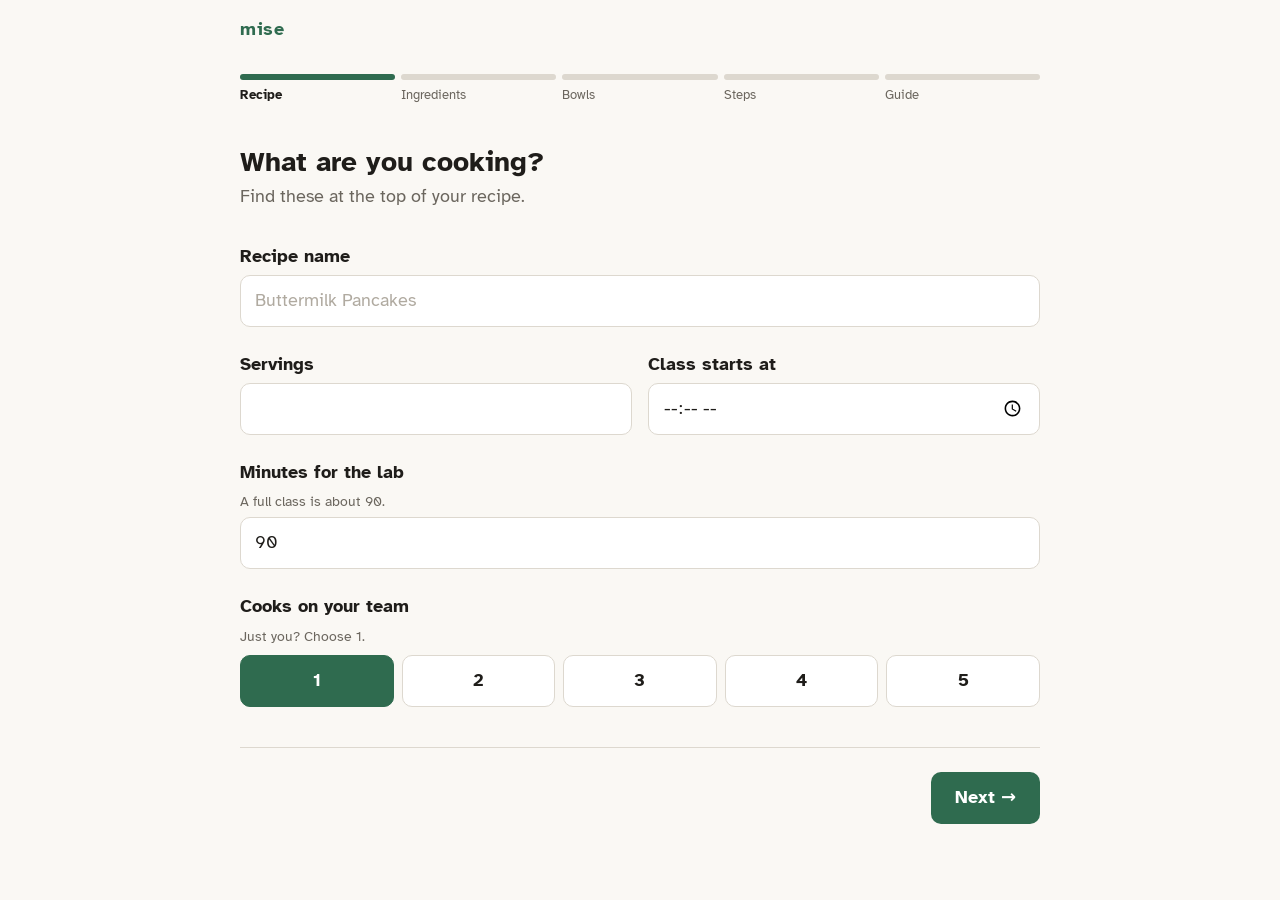
<file: index.html>
<!doctype html>
<html lang="en">
<head>
  <meta charset="utf-8">
  <meta name="viewport" content="width=device-width, initial-scale=1">
  <title>mise</title>
  <link rel="preconnect" href="https://fonts.googleapis.com">
  <link rel="preconnect" href="https://fonts.gstatic.com" crossorigin>
  <link rel="stylesheet" href="https://fonts.googleapis.com/css2?family=Atkinson+Hyperlegible:wght@400;700&display=swap">
  <link rel="stylesheet" href="css/styles.css">
</head>
<body>
  <header class="site-header">
    <span class="brand">mise</span>
  </header>
  <main id="app" class="page"></main>
  <!-- "Removed flour. Undo" messages appear here; screen readers announce them. -->
  <div id="toast" class="toast" role="status"></div>

  <!-- Plain scripts (not modules) so the app also opens by double-clicking index.html. -->
  <script src="js/schedule.js"></script>
  <script src="js/store.js"></script>
  <script src="js/guide.js"></script>
  <script src="js/app.js"></script>
</body>
</html>
</file>
<file: css/styles.css>
/* Calm, roomy, readable. See docs/design.md before adding anything loud. */

:root {
  --bg: #faf8f4;
  --surface: #ffffff;
  --text: #1f1d1a;
  --muted: #6b665e;
  --line: #ddd8cf;
  --accent: #2f6b4f;        /* herb green: the one accent color */
  --accent-soft: #e6efe9;
  --radius: 10px;
}

* { box-sizing: border-box; }

body {
  margin: 0;
  background: var(--bg);
  color: var(--text);
  font-family: "Atkinson Hyperlegible", system-ui, sans-serif;
  font-size: 18px;
  line-height: 1.55;
}

.site-header {
  padding: 16px;
  max-width: 40rem;
  margin: 0 auto;
}
.brand {
  font-weight: 700;
  font-size: 1.1rem;
  letter-spacing: 0.04em;
  color: var(--accent);
}

.page {
  max-width: 40rem;
  margin: 0 auto;
  padding: 0 16px 48px;
}

h1 {
  font-size: 1.75rem;
  line-height: 1.25;
  margin: 0 0 0.25rem;
}
.lead {
  color: var(--muted);
  margin: 0 0 2rem;
}

/* Progress: a thin bar per screen, each with its name. Every one is a button. */
.progress { margin: 8px 0 32px; }
.progress-steps {
  display: flex;
  gap: 6px;
  list-style: none;
  margin: 0;
  padding: 0;
}
.progress-steps li { flex: 1; min-width: 0; }
.progress-steps button {
  display: block;
  width: 100%;
  min-height: 44px;
  padding: 0;
  font: inherit;
  font-size: 0.8rem;
  text-align: left;
  white-space: nowrap;
  overflow: hidden;
  text-overflow: ellipsis;
  color: var(--muted);
  background: none;
  border: none;
  cursor: pointer;
}
.progress-steps button::before {
  content: "";
  display: block;
  height: 6px;
  margin-bottom: 6px;
  border-radius: 3px;
  background: var(--line);
}
.progress-steps button.done::before { background: var(--accent); }
.progress-steps button[aria-current] { color: var(--text); font-weight: 700; }
.progress-steps button:hover { color: var(--text); }

/* Fields */
.field {
  display: flex;
  flex-direction: column;
  gap: 4px;
  margin-bottom: 24px;
}
.field-label { font-weight: 700; }
.field-hint {
  font-size: 0.9rem;
  color: var(--muted);
}
input {
  font: inherit;
  color: inherit;
  width: 100%;
  min-height: 52px;
  padding: 10px 14px;
  background: var(--surface);
  border: 1.5px solid var(--line);
  border-radius: var(--radius);
}
input:focus {
  outline: none;
  border-color: var(--accent);
  box-shadow: 0 0 0 3px var(--accent-soft);
}
input::placeholder { color: #b0aaa0; }

.row {
  display: grid;
  grid-template-columns: 1fr 1fr;
  gap: 16px;
}
@media (max-width: 30rem) {
  .row { grid-template-columns: 1fr; gap: 0; }
}

/* Cooks picker: real radio buttons (arrow keys work), drawn as one row of boxes. */
.segmented {
  display: grid;
  grid-template-columns: repeat(5, 1fr);
  gap: 8px;
  margin-top: 4px;
}
.segmented label { position: relative; }
.segmented input {
  position: absolute;
  opacity: 0;
  width: 1px;
  min-height: 0;
  height: 1px;
  margin: 0;
  padding: 0;
}
.segmented span {
  display: flex;
  align-items: center;
  justify-content: center;
  min-height: 52px;
  font-weight: 700;
  background: var(--surface);
  color: var(--text);
  border: 1.5px solid var(--line);
  border-radius: var(--radius);
  cursor: pointer;
}
.segmented input:checked + span {
  background: var(--accent);
  border-color: var(--accent);
  color: #fff;
}
.segmented input:focus-visible + span {
  outline: 3px solid var(--accent);
  outline-offset: 2px;
}

/* Back / Next */
.nav {
  display: flex;
  justify-content: space-between;
  align-items: center;
  margin-top: 40px;
  padding-top: 24px;
  border-top: 1px solid var(--line);
}
.button-primary,
.button-quiet {
  font: inherit;
  font-weight: 700;
  min-height: 52px;
  padding: 0 24px;
  border-radius: var(--radius);
  cursor: pointer;
}
.button-primary {
  background: var(--accent);
  color: #fff;
  border: none;
}
.button-quiet {
  background: none;
  color: var(--muted);
  border: none;
  padding-left: 0;
}

/* A clear ring, so keyboard users can always see where they are. */
button:focus-visible {
  outline: 3px solid var(--accent);
  outline-offset: 2px;
}

.sr-only {
  position: absolute;
  width: 1px;
  height: 1px;
  overflow: hidden;
  clip: rect(0 0 0 0);
  white-space: nowrap;
}

/* ---------- Lists of items (ingredients, equipment, bowls, steps) ---------- */

.items {
  display: flex;
  flex-direction: column;
  gap: 16px;
  margin-bottom: 16px;
}
.item {
  display: flex;
  flex-direction: column;
  gap: 12px;
  padding: 16px;
  background: var(--surface);
  border: 1.5px solid var(--line);
  border-radius: var(--radius);
}
.item .field { margin-bottom: 0; }
.item-head {
  display: flex;
  justify-content: space-between;
  align-items: center;
}
.item-head h2 {
  font-size: 1.1rem;
  margin: 0;
}
.item-tools { display: flex; align-items: center; gap: 4px; }

/* An ingredient: amount, unit, name, prep, ×. Two lines on most screens, three on a
   phone, one on a wide screen (see "Screen sizes" below). */
.item.ingredient {
  display: grid;
  grid-template-columns: 5rem 6.5rem 1fr auto;
  grid-template-areas:
    "amount unit name name"
    "prep   prep prep remove";
  gap: 8px;
  align-items: center;
}
.in-amount { grid-area: amount; }
.in-unit { grid-area: unit; }
.in-name { grid-area: name; }
.in-prep { grid-area: prep; }
.ingredient .button-icon { grid-area: remove; }

.in-qty { max-width: 6rem; }

textarea,
select {
  font: inherit;
  color: inherit;
  width: 100%;
  padding: 10px 14px;
  background: var(--surface);
  border: 1.5px solid var(--line);
  border-radius: var(--radius);
}
textarea { resize: vertical; min-height: 52px; }
select { min-height: 52px; }
textarea:focus,
select:focus {
  outline: none;
  border-color: var(--accent);
  box-shadow: 0 0 0 3px var(--accent-soft);
}

.row-tight { align-items: end; }
.row-tight .field { margin-bottom: 0; }

.check {
  display: flex;
  align-items: center;
  gap: 12px;
  min-height: 52px;
  cursor: pointer;
}
.check input {
  width: 24px;
  min-height: 24px;
  height: 24px;
  margin: 0;
  accent-color: var(--accent);
}
.check > span { display: flex; flex-direction: column; }

/* Toggle chips */
.chips { display: flex; flex-wrap: wrap; gap: 8px; }
.chip {
  font: inherit;
  min-height: 44px;
  padding: 0 16px;
  background: var(--surface);
  color: var(--text);
  border: 1.5px solid var(--line);
  border-radius: 999px;
  cursor: pointer;
}
.chip[aria-pressed="true"] {
  background: var(--accent-soft);
  border-color: var(--accent);
  color: var(--accent);
  font-weight: 700;
}

.button-add {
  font: inherit;
  font-weight: 700;
  width: 100%;
  min-height: 52px;
  background: none;
  color: var(--accent);
  border: 1.5px dashed var(--line);
  border-radius: var(--radius);
  cursor: pointer;
}
.button-add:hover { border-color: var(--accent); }

.button-small {
  font: inherit;
  font-size: 0.9rem;
  min-height: 40px;
  min-width: 40px;
  padding: 0 10px;
  background: none;
  color: var(--muted);
  border: none;
  border-radius: 8px;
  cursor: pointer;
}
.button-small:hover { background: var(--bg); color: var(--text); }
.button-small.danger { color: #9b2c1f; font-weight: 700; }
/* × ↑ ↓: big enough to see at a glance and to tap. */
.button-icon {
  font-size: 1.6rem;
  line-height: 1;
  min-width: 48px;
  min-height: 48px;
  padding: 0;
}

.note {
  margin: 24px 0 0;
  color: var(--text);
}
.muted { color: var(--muted); font-weight: 400; }

/* ---------- Steps: one open, the rest as one-line summaries ---------- */

.items-tight { gap: 8px; }
.step-line {
  display: flex;
  align-items: center;
  gap: 12px;
  width: 100%;
  padding: 12px 16px;
  font: inherit;
  text-align: left;
  color: var(--text);
  background: var(--surface);
  border: 1.5px solid var(--line);
  border-radius: var(--radius);
  cursor: pointer;
}
.step-line:hover { border-color: var(--accent); }
.step-line-main { flex: 1; min-width: 0; display: flex; flex-direction: column; }
.step-line-text { font-weight: 700; }
.step-line-meta { font-size: 0.9rem; color: var(--muted); }
.step-line-edit { font-size: 0.9rem; font-weight: 700; color: var(--accent); }
.step-open { border-color: var(--accent); margin: 8px 0; }

/* Minutes and Starts side by side, Hands-off under them (all three in a row on a wide
   screen, see "Screen sizes" below). */
.timing {
  display: grid;
  grid-template-columns: 7rem 1fr;
  gap: 12px;
  align-items: end;
}
.timing .check { grid-column: 1 / -1; }
.item .check { min-height: 40px; }

/* Tags: what a step uses, each removable, with a box to add more. */
.tags {
  display: flex;
  flex-wrap: wrap;
  align-items: center;
  gap: 8px;
}
.tag-item {
  display: inline-flex;
  align-items: center;
  min-height: 44px;
  padding: 0 2px 0 16px;
  font-weight: 700;
  color: var(--accent);
  background: var(--accent-soft);
  border: 1.5px solid var(--accent);
  border-radius: 999px;
}
.tag-remove {
  font: inherit;
  font-size: 1.4rem;
  line-height: 1;
  min-width: 40px;
  min-height: 40px;
  color: inherit;
  background: none;
  border: none;
  border-radius: 999px;
  cursor: pointer;
}
.tags input { flex: 1 1 10rem; width: auto; min-width: 10rem; }
.extra-tools { margin-top: 32px; }

/* After an undo: a soft ring that fades, so the eye finds what came back. */
@keyframes flash {
  from { box-shadow: 0 0 0 4px var(--accent); }
  to { box-shadow: 0 0 0 4px transparent; }
}
.flash { animation: flash 1.6s ease-out; }

/* "Removed flour. Undo" */
.toast {
  position: fixed;
  left: 50%;
  bottom: 16px;
  transform: translateX(-50%);
  z-index: 10;
  display: none;
  align-items: center;
  gap: 12px;
  max-width: calc(100vw - 32px);
  padding: 8px 8px 8px 16px;
  color: #fff;
  background: var(--text);
  border-radius: var(--radius);
  box-shadow: 0 4px 16px rgba(0, 0, 0, 0.15);
}
.toast.is-showing { display: flex; }
.toast-undo {
  font: inherit;
  font-weight: 700;
  min-height: 40px;
  padding: 0 14px;
  color: #fff;
  background: none;
  border: 1.5px solid rgba(255, 255, 255, 0.5);
  border-radius: 8px;
  cursor: pointer;
}
.toast-keys { font-size: 0.8rem; opacity: 0.7; }
@media (pointer: coarse) { .toast-keys { display: none; } }

/* ---------- Lab guide ---------- */

.guide-actions {
  display: flex;
  justify-content: space-between;
  align-items: center;
  margin: 8px 0 32px;
}
.eyebrow {
  margin: 0 0 4px;
  font-size: 0.9rem;
  font-weight: 700;
  letter-spacing: 0.06em;
  text-transform: uppercase;
  color: var(--accent);
}
.guide .lead { margin-bottom: 8px; }
.summary { margin: 0 0 24px; font-weight: 700; }
.warning {
  margin: 0 0 24px;
  padding: 12px 16px;
  border-left: 4px solid #b4541f;
  background: #fbefe6;
  border-radius: 0 var(--radius) var(--radius) 0;
}

.guide-section {
  padding: 24px 0;
  border-top: 1px solid var(--line);
}
.guide-section h2 {
  font-size: 1.25rem;
  margin: 0 0 12px;
}

.checklist {
  list-style: none;
  margin: 0;
  padding: 0;
}
.checklist li {
  position: relative;
  padding: 4px 0 4px 32px;
}
.checklist li::before {
  content: "";
  position: absolute;
  left: 0;
  top: 9px;
  width: 18px;
  height: 18px;
  border: 1.5px solid var(--muted);
  border-radius: 4px;
}

.bowls {
  display: grid;
  grid-template-columns: repeat(auto-fill, minmax(15rem, 1fr));
  gap: 16px;
}
.bowl {
  padding: 16px;
  background: var(--surface);
  border: 1.5px solid var(--line);
  border-radius: var(--radius);
  break-inside: avoid;
}
.bowl h3 { margin: 0 0 8px; font-size: 1rem; }

.gaps {
  margin: 0 0 24px;
  padding: 12px 16px;
  background: var(--accent-soft);
  border-left: 4px solid var(--accent);
  border-radius: 0 var(--radius) var(--radius) 0;
}
.gaps ul { margin: 4px 0 0; padding-left: 20px; }
.link {
  font: inherit;
  padding: 2px 0;
  color: var(--accent);
  text-align: left;
  text-decoration: underline;
  background: none;
  border: none;
  cursor: pointer;
}

/* ---------- Time plan: the team table ---------- */

/* A team's table may spread wider than the reading column on big screens.
   On narrow ones it scrolls sideways inside its box, never the whole page. */
.plan-scroll { overflow-x: auto; }
.plan-scroll.is-wide {
  position: relative;
  width: min(60rem, calc(100vw - 32px));
  left: 50%;
  transform: translateX(-50%);
}
/* Cells keep their own borders (not shared), so a task's cell stretched over several rows
   is one clean block: the row lines stop at its edges. */
.plan {
  width: 100%;
  border-collapse: separate;
  border-spacing: 0;
}
.plan th {
  text-align: left;
  font-size: 0.9rem;
  color: var(--muted);
  padding: 0 12px 8px 11px;
  border-bottom: 1.5px solid var(--line);
}
.plan td {
  padding: 8px 12px 8px 8px;
  border-top: 1px solid var(--line);
  border-left: 3px solid transparent;
  vertical-align: top;
}
.plan tbody tr:first-child td { border-top: none; }
.plan .time { width: 3.5rem; padding-left: 0; border-left: none; font-weight: 700; white-space: nowrap; }
.plan th:first-child { padding-left: 0; }
/* A task: a green rule down its left side, as long as the task. Hands-off: dashed. */
.plan td.task-cell { border-left-color: var(--accent); }
.plan td.handsoff-cell { border-left: 3px dashed var(--muted); }
.task + .task { margin-top: 8px; }
.task-min { font-size: 0.85rem; color: var(--muted); white-space: nowrap; }
.task.routine { color: var(--muted); }
.uses {
  display: block;
  font-size: 0.85rem;
  color: var(--muted);
}
.plan tr.class-ends td { border-top: 2px dashed #b4541f; }
.plan tr.class-ends .time,
.plan tr.class-ends .time .uses { color: #b4541f; font-weight: 700; }
.plan tr.done td { color: var(--muted); font-weight: 700; }

.cook-names { margin: 0 0 16px; }
.cook-names p { margin: 0; }
.cook-names .field-hint { margin-bottom: 8px; }
.cook-names-grid {
  display: grid;
  grid-template-columns: repeat(auto-fill, minmax(12rem, 1fr));
  gap: 8px 16px;
}
.cook-name {
  display: flex;
  align-items: center;
  gap: 8px;
  font-weight: 700;
  white-space: nowrap;
}
.cook-name input { min-height: 44px; }

.new-recipe {
  display: flex;
  flex-wrap: wrap;
  align-items: center;
  gap: 8px;
  margin-top: 24px;
  padding-top: 24px;
  border-top: 1px solid var(--line);
  color: var(--muted);
}

/* ---------- Screen sizes ---------- */

/* Phones: stack the ingredient boxes, show only the current screen's name in the
   progress bar (the bars still work as buttons), and run the Undo bar edge to edge. */
@media (max-width: 30rem) {
  .item.ingredient {
    grid-template-columns: 1fr 1fr auto;
    grid-template-areas:
      "amount unit unit"
      "name   name name"
      "prep   prep remove";
  }
  .progress-steps button { color: transparent; overflow: visible; }
  .progress-steps button[aria-current] { color: var(--text); }
  .toast { left: 16px; right: 16px; transform: none; max-width: none; }
  .toast > span:first-child { flex: 1; }
}

/* Wide screens (Chromebooks, laptops): a wider column, each ingredient on one line,
   a step's timing on one line, and the guide's equipment beside its mise en place. */
@media screen and (min-width: 64rem) {
  .page, .site-header { max-width: 52rem; }
  .item.ingredient {
    grid-template-columns: 5rem 6.5rem 1fr 1fr auto;
    grid-template-areas: "amount unit name prep remove";
  }
  .timing { grid-template-columns: 7rem 1fr auto; }
  .timing-first { grid-template-columns: 7rem auto; justify-content: start; }
  .timing .check { grid-column: auto; }
  .guide-top {
    display: grid;
    grid-template-columns: 1fr 2fr;
    column-gap: 32px;
  }
}

/* ---------- Printing: the paper report ---------- */
/* Print gives the report built in guide.js, not the guide on screen. Letter size, black
   and white, sized in points. Page 1 is posted at the station; page 2 is cut apart, one
   run sheet per cook. */

@page { size: letter; margin: 0.5in; }

.print-hint { margin: -24px 0 32px; text-align: right; }
.report { display: none; }

@media print {
  body { background: #fff; color: #000; }
  .site-header, .progress, .toast, .guide > :not(.report) { display: none !important; }
  .page { max-width: none; padding: 0; }
  .report { display: block; font-size: 10pt; line-height: 1.3; }
}

.report .sheet + .sheet { break-before: page; }
.report h1, .report h2, .report h3, .report p { margin: 0; }
.report .eyebrow { margin: 0; font-size: 8.5pt; letter-spacing: 0.08em; color: #000; }
.report .soft { color: #444; }
.report .small { font-size: 8.5pt; }

/* Header: what, and when. Readable from arm's length. */
.report .sheet-head {
  display: flex;
  justify-content: space-between;
  align-items: flex-end;
  gap: 24px;
  padding-bottom: 10pt;
  border-bottom: 2.5pt solid #000;
}
.report .sheet-head h1 { font-size: 24pt; line-height: 1.1; margin: 2pt 0; }
.report .when { text-align: right; }
.report .big { font-size: 20pt; font-weight: 700; line-height: 1.1; }
.report .over { display: inline-block; margin-top: 3pt; padding: 1pt 6pt; border: 1.5pt solid #000; font-weight: 700; }

.report .names { display: flex; flex-wrap: wrap; gap: 6pt 24pt; margin: 10pt 0 2pt; font-weight: 700; }
.report .name-line { display: inline-block; min-width: 1.8in; border-bottom: 1pt solid #000; font-weight: 400; }

.report section { margin-top: 11pt; }
.report h2 {
  font-size: 11pt;
  text-transform: uppercase;
  letter-spacing: 0.06em;
  padding-bottom: 3pt;
  margin-bottom: 6pt;
  border-bottom: 1pt solid #000;
}
.report .sheet-top { display: grid; grid-template-columns: 1fr 2.2fr; gap: 20pt; }

/* Checkboxes drawn as boxes, so they print without background graphics. */
.report .checks { list-style: none; margin: 0; padding: 0; }
.report .checks li { position: relative; padding: 2pt 0 2pt 17pt; }
.report .checks li::before,
.report .run-table td.box::before {
  content: "";
  position: absolute;
  left: 0;
  top: 4pt;
  width: 9pt;
  height: 9pt;
  border: 1pt solid #000;
}

.report .report-bowls { display: grid; grid-template-columns: 1fr 1fr; gap: 8pt; }
.report .report-bowl { border: 1pt solid #000; padding: 6pt 8pt; break-inside: avoid; }
.report .report-bowl h3 { font-size: 10.5pt; }
.report .who { font-size: 8.5pt; color: #444; margin-bottom: 3pt; }

/* The team table, the same one as on screen, made compact and black and white. */
.report .plan-scroll, .report .plan-scroll.is-wide { overflow: visible; width: auto; left: 0; transform: none; }
.report .plan-scroll .field-hint { display: none; }
.report .plan { min-width: 0 !important; }
.report .plan th { font-size: 8.5pt; color: #000; padding: 0 6pt 3pt 7pt; border-bottom: 1pt solid #000; white-space: nowrap; }
.report .plan th:first-child { padding-left: 0; }
.report .plan td { padding: 3pt 6pt 3pt 5pt; border-top: 0.5pt solid #999; border-left-width: 2pt; }
.report .plan tbody tr:first-child td { border-top: none; }
.report .plan .time { width: 0.55in; padding-left: 0; }
.report .plan td.task-cell { border-left-color: #000; }
.report .plan td.handsoff-cell { border-left: 2pt dashed #666; }
.report .plan tr.class-ends td { border-top: 1.5pt dashed #000; }
.report .plan tr.class-ends .time, .report .plan tr.class-ends .time .uses { color: #000; }
.report .plan tr.done td { color: #000; }
.report .plan tr { break-inside: avoid; }
.report .task + .task { margin-top: 4pt; }
.report .task-min, .report .uses { font-size: 8.5pt; color: #444; }
.report .task.routine { color: #444; }

/* Page 2: run sheets, one per cook, to cut apart. */
.report .cut-note { margin: 2pt 0 6pt; }
.report .run {
  padding: 8pt 12pt;
  margin-bottom: 9pt;
  border: 1.25pt dashed #000;
  break-inside: avoid;
}
.report .run.solo { border-style: solid; }
.report .run-head { display: flex; justify-content: space-between; align-items: baseline; margin-bottom: 4pt; }
.report .run-head h3 { font-size: 14pt; }
.report .run-head .name-line { margin-left: 6pt; }
.report .run-table { width: 100%; border-collapse: collapse; }
.report .run-table th { text-align: left; font-size: 8.5pt; padding: 0 6pt 3pt 0; border-bottom: 1pt solid #000; white-space: nowrap; }
.report .run-table td { position: relative; padding: 2.5pt 6pt 2.5pt 0; border-top: 0.5pt solid #999; vertical-align: top; }
.report .run-table tbody tr:first-child td { border-top: none; }
.report .run-table tr { break-inside: avoid; }
.report .run-table td.box { width: 16pt; }
.report .run-table td.box::before { top: 4.5pt; }
.report .run-table .time { width: 0.55in; font-weight: 700; white-space: nowrap; }
.report .run-table .planned { width: 0.7in; text-align: right; padding-right: 10pt; white-space: nowrap; }
.report .run-table td.actual { width: 0.85in; }
.report .run-table td.actual::after { content: ""; display: block; height: 11pt; border-bottom: 1pt solid #000; }
.report .run-table tr.free td, .report .run-table tr.routine td { color: #444; }
.report .run-table tr.free td { font-style: italic; }
.report .run-note { display: block; font-size: 8.5pt; color: #444; }

.report .reflect { padding: 8pt 12pt; border: 1.25pt solid #000; break-inside: avoid; }
.report .reflect h2 { border: none; margin-bottom: 2pt; }
.report .reflect p { margin-top: 6pt; font-weight: 700; }
.report .reflect .line { height: 14pt; border-bottom: 1pt solid #000; }
.report .reflect .blank { display: inline-block; min-width: 0.8in; border-bottom: 1pt solid #000; }
</file>
